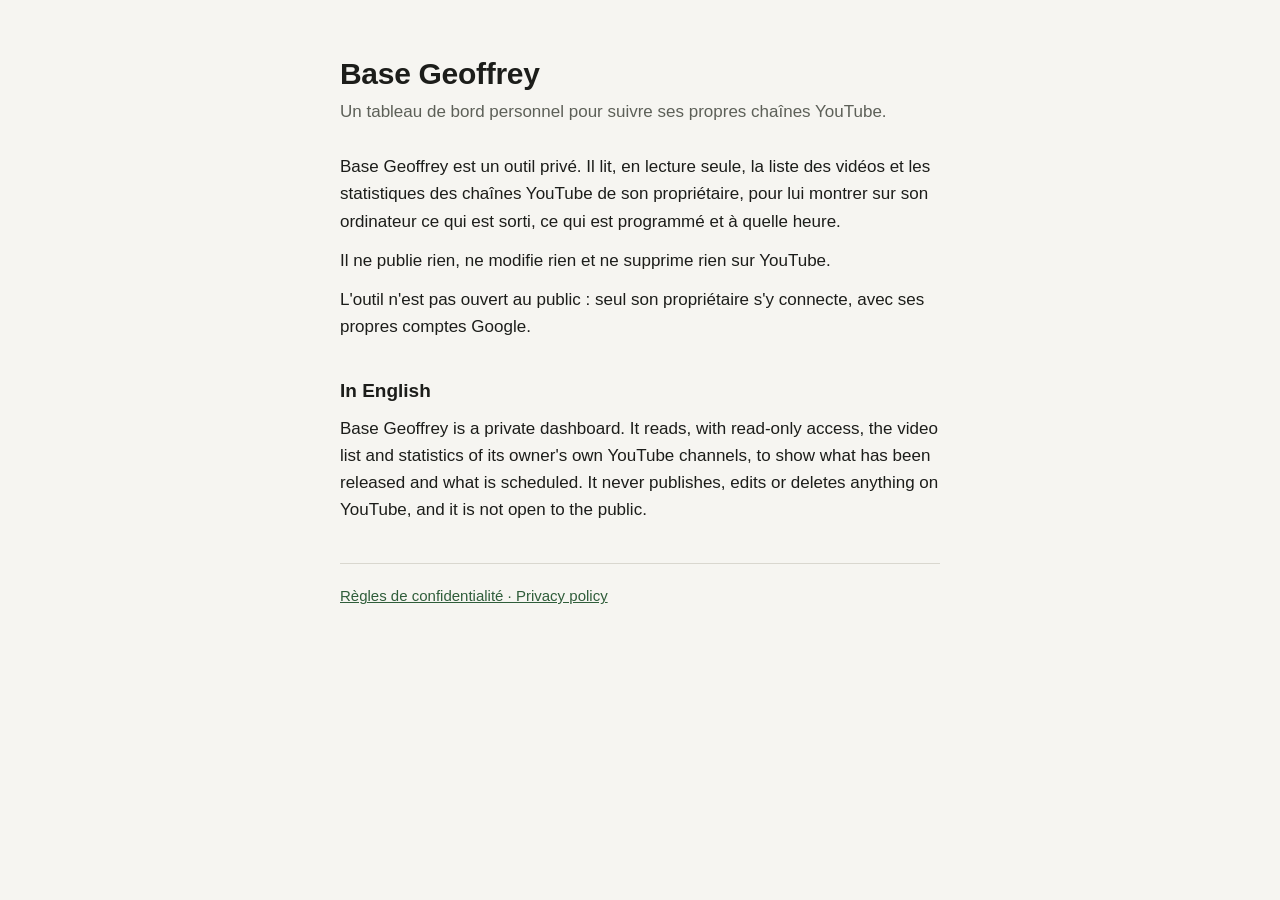
<file: base/index.html>
<!doctype html>
<html lang="fr">
<head>
<meta charset="utf-8">
<meta name="viewport" content="width=device-width, initial-scale=1">
<meta name="robots" content="noindex">
<title>Base Geoffrey</title>
<link rel="stylesheet" href="style.css">
</head>
<body>
<main>
  <h1>Base Geoffrey</h1>
  <p class="sous">Un tableau de bord personnel pour suivre ses propres chaînes YouTube.</p>

  <p>Base Geoffrey est un outil privé. Il lit, en lecture seule, la liste des vidéos et les statistiques des chaînes YouTube de son propriétaire, pour lui montrer sur son ordinateur ce qui est sorti, ce qui est programmé et à quelle heure.</p>
  <p>Il ne publie rien, ne modifie rien et ne supprime rien sur YouTube.</p>
  <p>L'outil n'est pas ouvert au public : seul son propriétaire s'y connecte, avec ses propres comptes Google.</p>

  <h2>In English</h2>
  <p>Base Geoffrey is a private dashboard. It reads, with read-only access, the video list and statistics of its owner's own YouTube channels, to show what has been released and what is scheduled. It never publishes, edits or deletes anything on YouTube, and it is not open to the public.</p>

  <hr>
  <footer>
    <p><a href="confidentialite.html">Règles de confidentialité · Privacy policy</a></p>
  </footer>
</main>
</body>
</html>
</file>
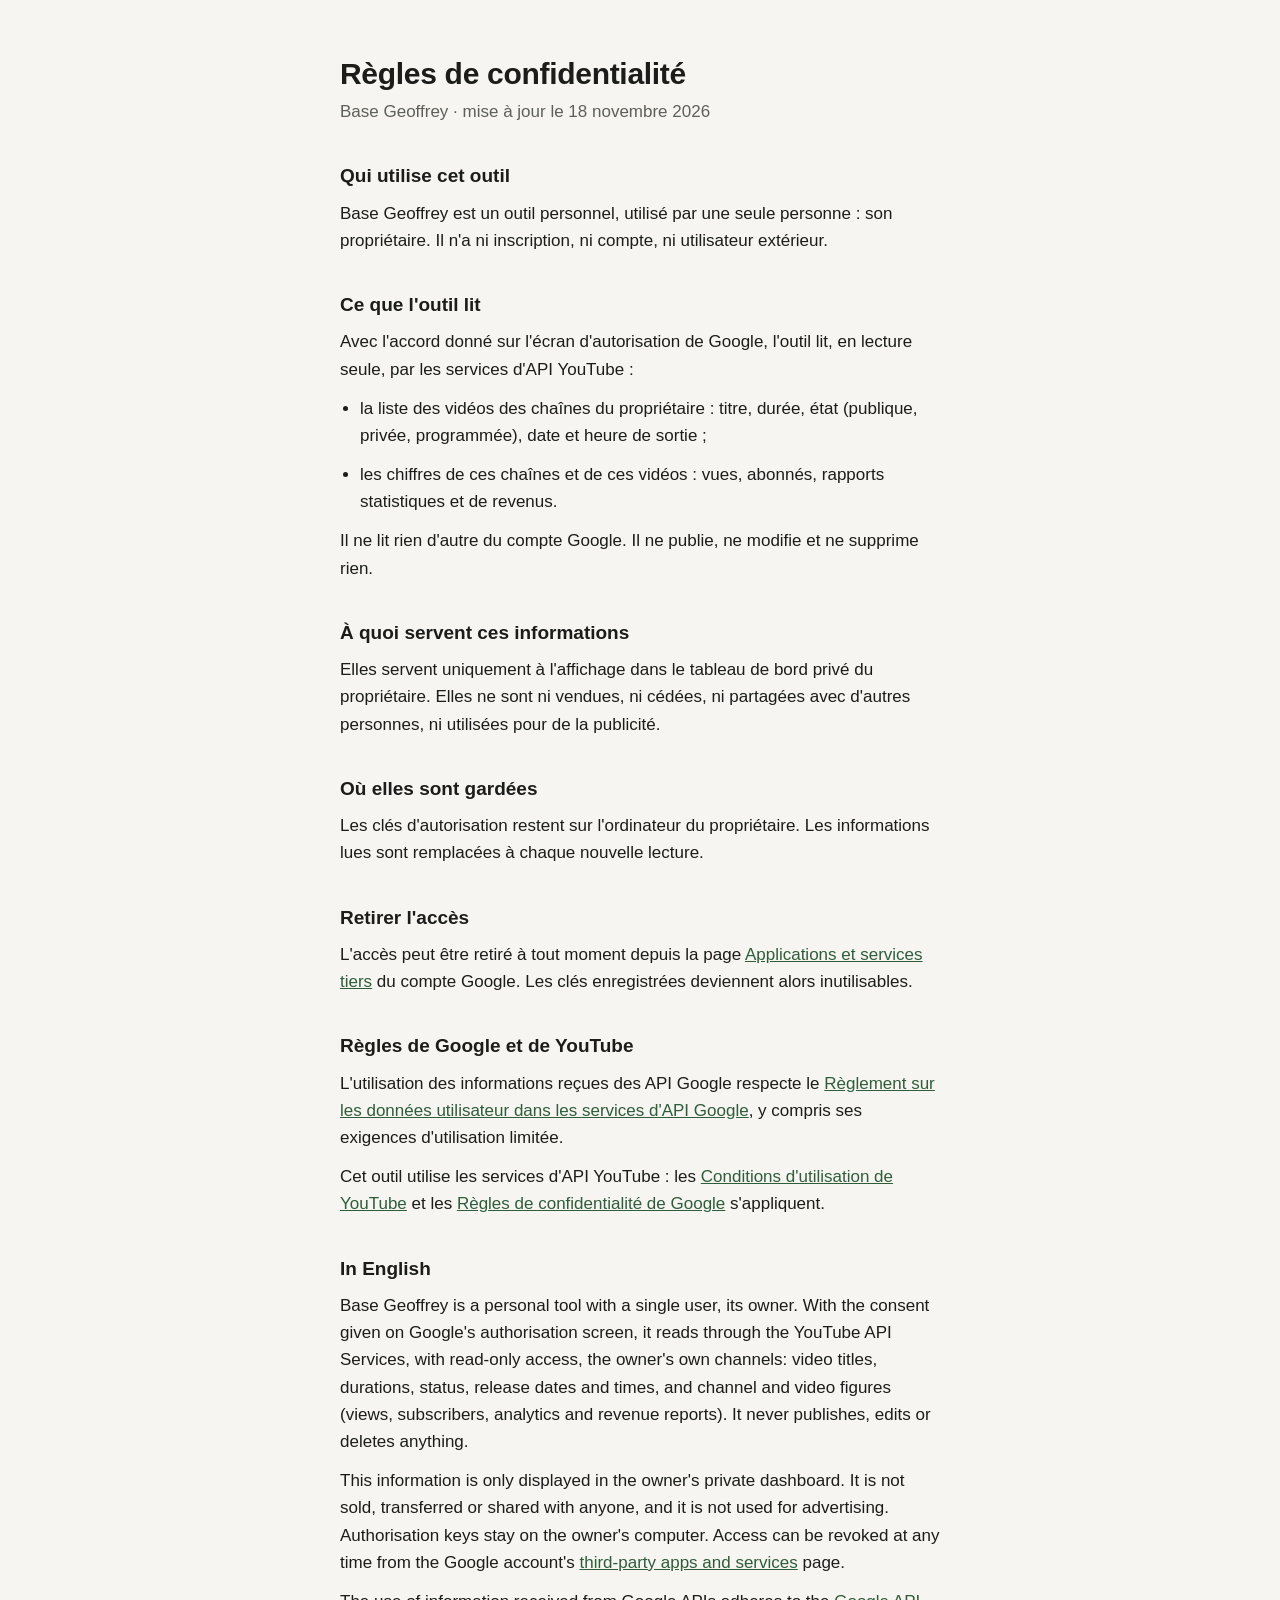
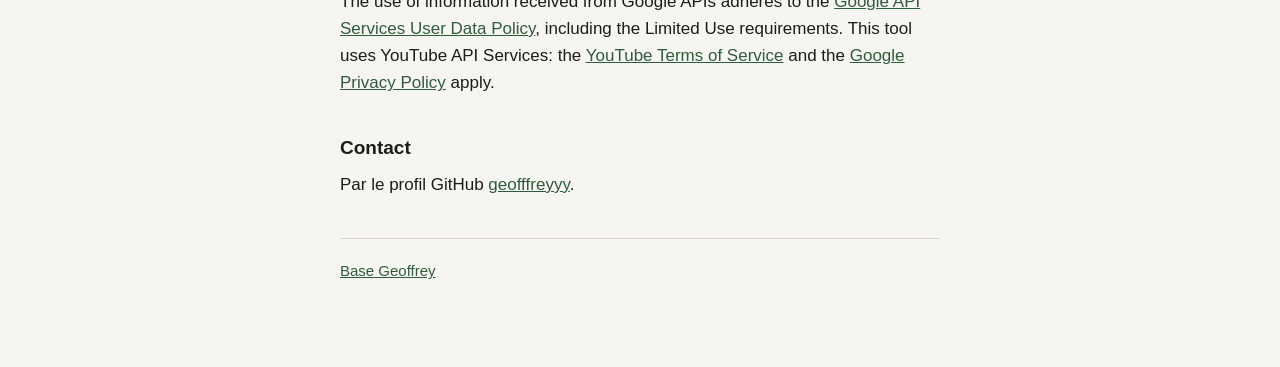
<file: base/confidentialite.html>
<!doctype html>
<html lang="fr">
<head>
<meta charset="utf-8">
<meta name="viewport" content="width=device-width, initial-scale=1">
<meta name="robots" content="noindex">
<title>Règles de confidentialité · Base Geoffrey</title>
<link rel="stylesheet" href="style.css">
</head>
<body>
<main>
  <h1>Règles de confidentialité</h1>
  <p class="sous">Base Geoffrey · mise à jour le 18 novembre 2026</p>

  <h2>Qui utilise cet outil</h2>
  <p>Base Geoffrey est un outil personnel, utilisé par une seule personne : son propriétaire. Il n'a ni inscription, ni compte, ni utilisateur extérieur.</p>

  <h2>Ce que l'outil lit</h2>
  <p>Avec l'accord donné sur l'écran d'autorisation de Google, l'outil lit, en lecture seule, par les services d'API YouTube :</p>
  <ul>
    <li>la liste des vidéos des chaînes du propriétaire : titre, durée, état (publique, privée, programmée), date et heure de sortie ;</li>
    <li>les chiffres de ces chaînes et de ces vidéos : vues, abonnés, rapports statistiques et de revenus.</li>
  </ul>
  <p>Il ne lit rien d'autre du compte Google. Il ne publie, ne modifie et ne supprime rien.</p>

  <h2>À quoi servent ces informations</h2>
  <p>Elles servent uniquement à l'affichage dans le tableau de bord privé du propriétaire. Elles ne sont ni vendues, ni cédées, ni partagées avec d'autres personnes, ni utilisées pour de la publicité.</p>

  <h2>Où elles sont gardées</h2>
  <p>Les clés d'autorisation restent sur l'ordinateur du propriétaire. Les informations lues sont remplacées à chaque nouvelle lecture.</p>

  <h2>Retirer l'accès</h2>
  <p>L'accès peut être retiré à tout moment depuis la page <a href="https://myaccount.google.com/connections">Applications et services tiers</a> du compte Google. Les clés enregistrées deviennent alors inutilisables.</p>

  <h2>Règles de Google et de YouTube</h2>
  <p>L'utilisation des informations reçues des API Google respecte le <a href="https://developers.google.com/terms/api-services-user-data-policy">Règlement sur les données utilisateur dans les services d'API Google</a>, y compris ses exigences d'utilisation limitée.</p>
  <p>Cet outil utilise les services d'API YouTube : les <a href="https://www.youtube.com/t/terms">Conditions d'utilisation de YouTube</a> et les <a href="https://policies.google.com/privacy">Règles de confidentialité de Google</a> s'appliquent.</p>

  <h2>In English</h2>
  <p>Base Geoffrey is a personal tool with a single user, its owner. With the consent given on Google's authorisation screen, it reads through the YouTube API Services, with read-only access, the owner's own channels: video titles, durations, status, release dates and times, and channel and video figures (views, subscribers, analytics and revenue reports). It never publishes, edits or deletes anything.</p>
  <p>This information is only displayed in the owner's private dashboard. It is not sold, transferred or shared with anyone, and it is not used for advertising. Authorisation keys stay on the owner's computer. Access can be revoked at any time from the Google account's <a href="https://myaccount.google.com/connections">third-party apps and services</a> page.</p>
  <p>The use of information received from Google APIs adheres to the <a href="https://developers.google.com/terms/api-services-user-data-policy">Google API Services User Data Policy</a>, including the Limited Use requirements. This tool uses YouTube API Services: the <a href="https://www.youtube.com/t/terms">YouTube Terms of Service</a> and the <a href="https://policies.google.com/privacy">Google Privacy Policy</a> apply.</p>

  <h2>Contact</h2>
  <p>Par le profil GitHub <a href="https://github.com/geofffreyyy">geofffreyyy</a>.</p>

  <hr>
  <footer>
    <p><a href="./">Base Geoffrey</a></p>
  </footer>
</main>
</body>
</html>
</file>
<file: base/style.css>
:root { --fond: #f6f5f1; --encre: #1c1d1a; --doux: #5d6058; --trait: #d9d7cf; --lien: #2f5d3a; }
@media (prefers-color-scheme: dark) {
  :root { --fond: #161714; --encre: #ecebe5; --doux: #a3a69c; --trait: #33352f; --lien: #9cc7a4; }
}
* { box-sizing: border-box; }
html { -webkit-text-size-adjust: 100%; }
body { margin: 0; background: var(--fond); color: var(--encre); font: 17px/1.6 -apple-system, BlinkMacSystemFont, "Segoe UI", Roboto, Helvetica, Arial, sans-serif; }
main { max-width: 640px; margin: 0 auto; padding: 56px 20px 72px; }
h1 { font-size: 30px; line-height: 1.2; margin: 0 0 6px; letter-spacing: -0.01em; }
h2 { font-size: 19px; margin: 36px 0 8px; }
p, li { margin: 0 0 12px; }
ul { padding-left: 20px; margin: 0 0 12px; }
.sous { color: var(--doux); margin: 0 0 28px; }
a { color: var(--lien); }
hr { border: 0; border-top: 1px solid var(--trait); margin: 40px 0 20px; }
footer { color: var(--doux); font-size: 15px; }
</file>
